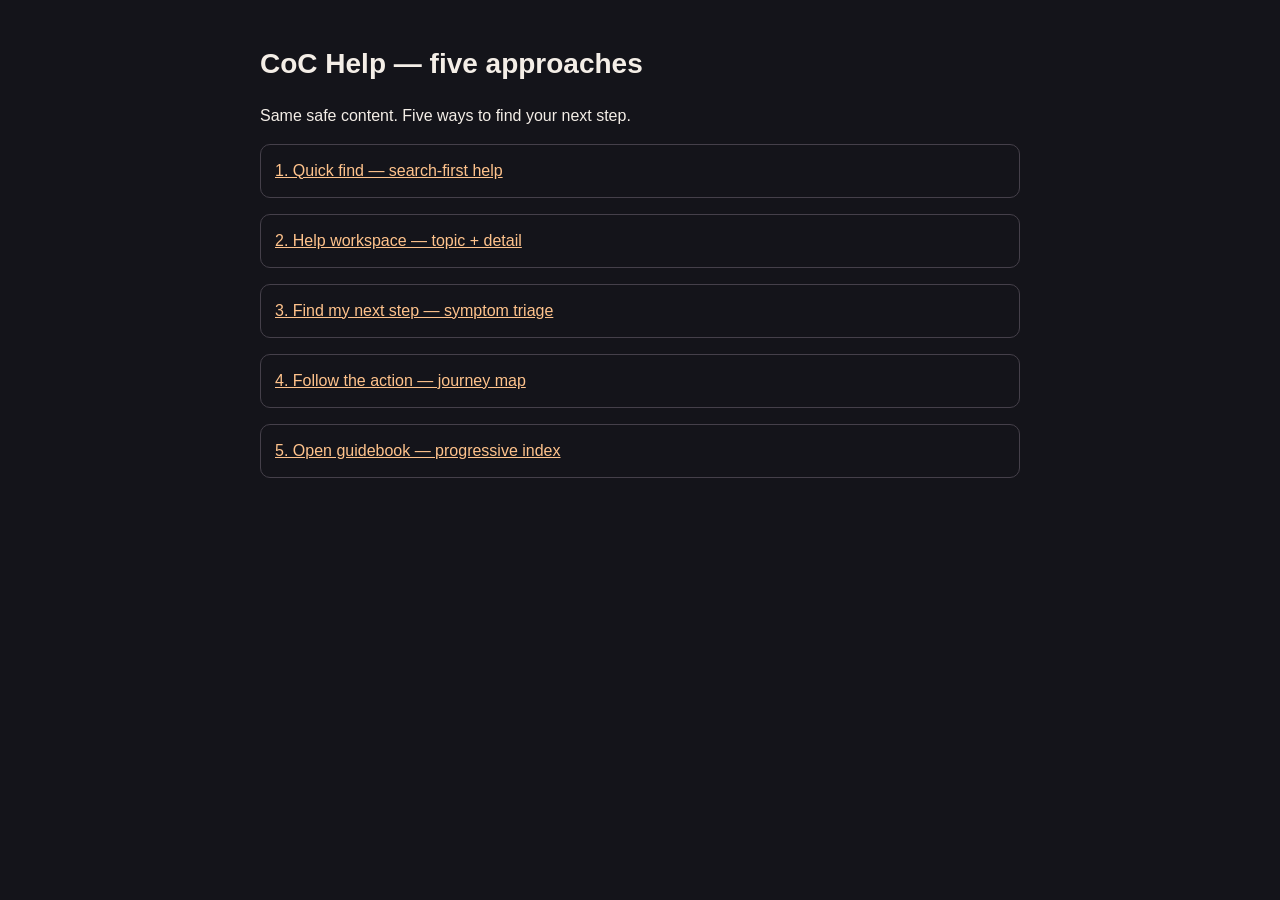
<file: index.html>
<!doctype html><html lang="en"><meta charset="utf-8"><meta name="viewport" content="width=device-width,initial-scale=1"><title>CoC Help — five designs</title><body style="background:#14141a;color:#f4eee7;font:16px/1.5 sans-serif;padding:24px;max-width:760px;margin:auto"><h1 style="font-size:28px">CoC Help — five approaches</h1><p>Same safe content. Five ways to find your next step.</p><p><a style="color:#ffc38c;display:block;padding:14px;border:1px solid #45404a;border-radius:10px" href="v1/">1. Quick find — search-first help</a></p><p><a style="color:#ffc38c;display:block;padding:14px;border:1px solid #45404a;border-radius:10px" href="v2/">2. Help workspace — topic + detail</a></p><p><a style="color:#ffc38c;display:block;padding:14px;border:1px solid #45404a;border-radius:10px" href="v3/">3. Find my next step — symptom triage</a></p><p><a style="color:#ffc38c;display:block;padding:14px;border:1px solid #45404a;border-radius:10px" href="v4/">4. Follow the action — journey map</a></p><p><a style="color:#ffc38c;display:block;padding:14px;border:1px solid #45404a;border-radius:10px" href="v5/">5. Open guidebook — progressive index</a></p></body></html>
</file>
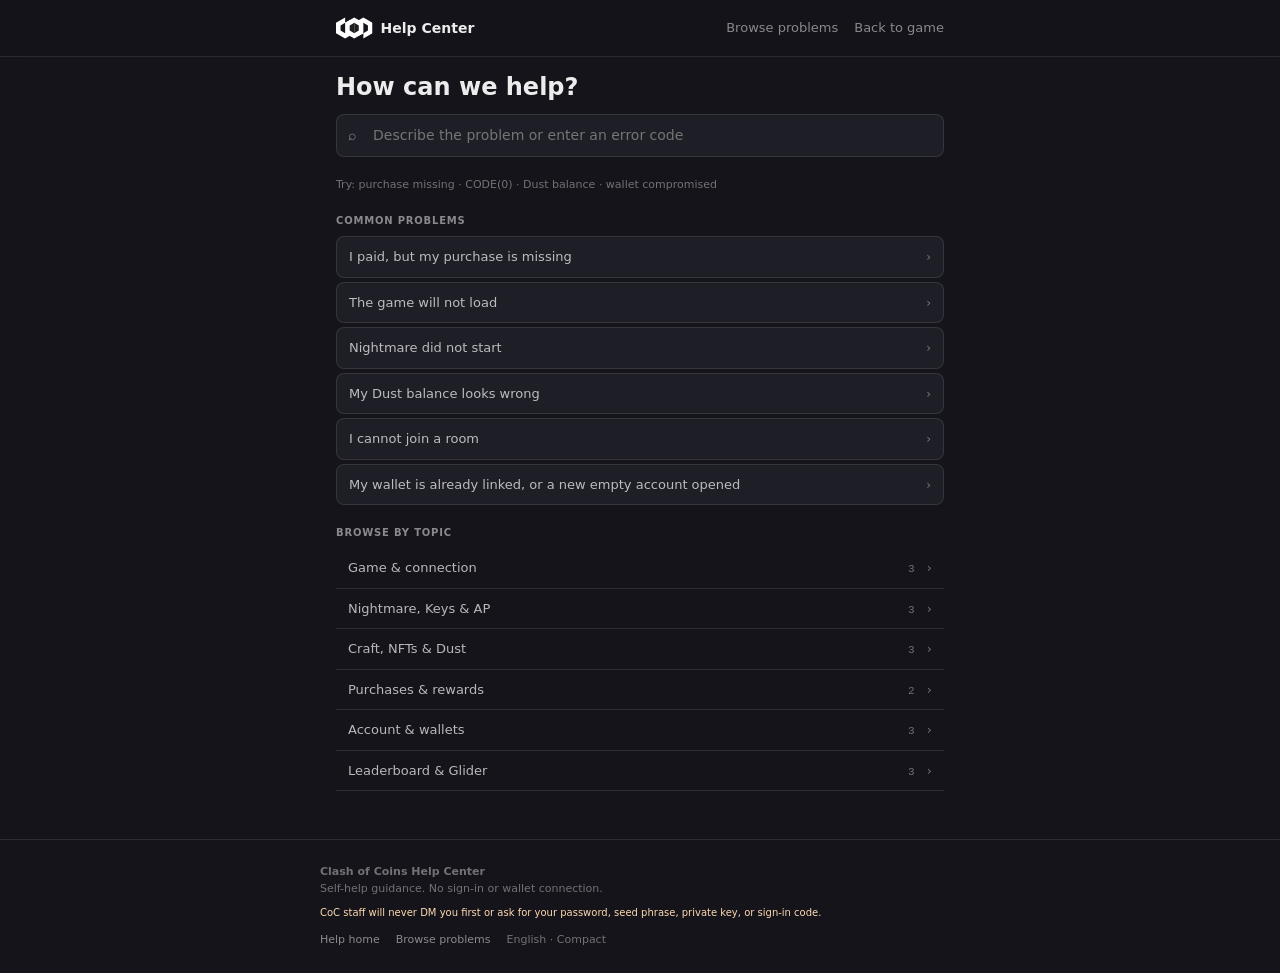
<file: v1/index.html>
<!doctype html>
<html lang="en">
<head>
<meta charset="UTF-8">
<meta name="viewport" content="width=device-width,initial-scale=1">
<meta name="theme-color" content="#14141a">
<meta name="description" content="Safe, step-by-step troubleshooting for Clash of Coins.">
<meta name="variant" content="v1-compact">
<title>Clash of Coins Help Center</title>
<link rel="stylesheet" href="styles.css">
</head>
<body data-variant="v1-compact">
<a class="skip-link" href="#app">Skip to help content</a>
<header class="site-header" role="banner">
<div class="header-inner">
<a class="brand" href="#home" aria-label="Clash of Coins Help Center home">
<img src="assets/coc-logo.svg" alt="" width="46" height="30">
<span>Help Center</span>
</a>
<nav aria-label="Primary navigation">
<a href="#problems">Browse problems</a>
<a class="back-game" href="https://clashofcoins.com" target="_blank" rel="noopener noreferrer">Back to game</a>
</nav>
</div>
</header>
<main id="app" tabindex="-1" role="main"></main>
<footer role="contentinfo">
<div class="footer-inner">
<p><strong>Clash of Coins Help Center</strong><br><span>Self-help guidance. No sign-in or wallet connection.</span></p>
<p class="footer-safety">CoC staff will never DM you first or ask for your password, seed phrase, private key, or sign-in code.</p>
<div class="footer-links"><a href="#home">Help home</a><a href="#problems">Browse problems</a><span>English · Compact</span></div>
</div>
</footer>
<script src="core.js"></script>
<script src="app.js"></script>
</body>
</html>
</file>
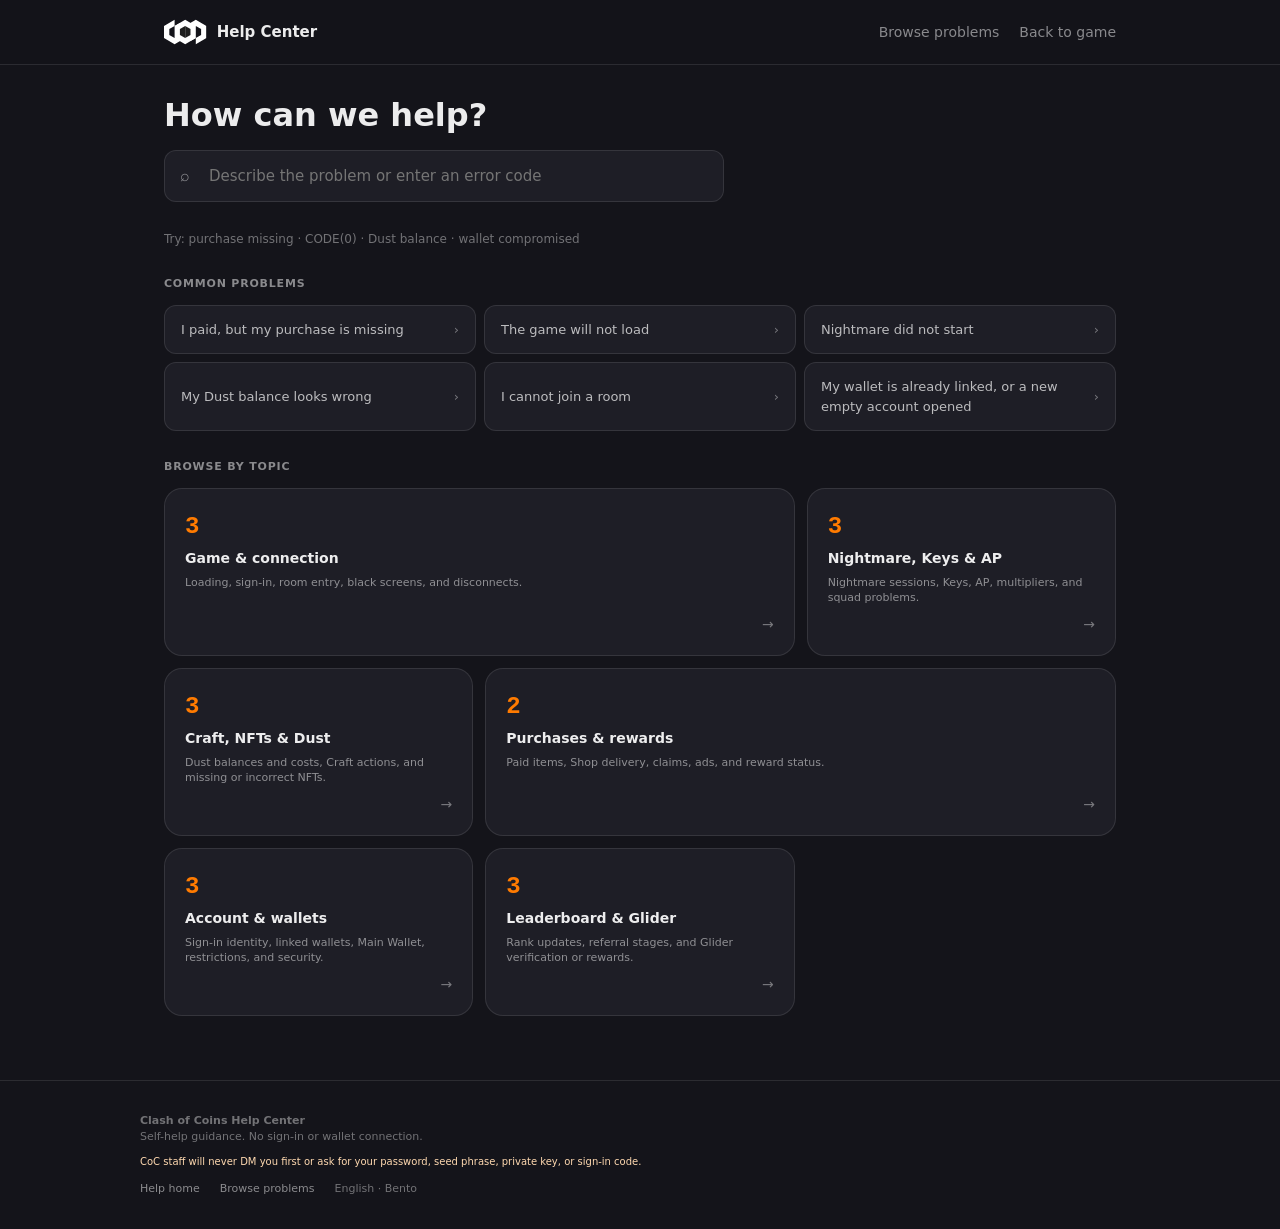
<file: v2/index.html>
<!doctype html>
<html lang="en">
<head>
<meta charset="UTF-8">
<meta name="viewport" content="width=device-width,initial-scale=1">
<meta name="theme-color" content="#14141a">
<meta name="description" content="Safe, step-by-step troubleshooting for Clash of Coins.">
<meta name="variant" content="v2-bento">
<title>Clash of Coins Help Center</title>
<link rel="stylesheet" href="styles.css">
</head>
<body data-variant="v2-bento">
<a class="skip-link" href="#app">Skip to help content</a>
<header class="site-header" role="banner">
<div class="header-inner">
<a class="brand" href="#home" aria-label="Clash of Coins Help Center home">
<img src="assets/coc-logo.svg" alt="" width="46" height="30">
<span>Help Center</span>
</a>
<nav aria-label="Primary navigation">
<a href="#problems">Browse problems</a>
<a class="back-game" href="https://clashofcoins.com" target="_blank" rel="noopener noreferrer">Back to game</a>
</nav>
</div>
</header>
<main id="app" tabindex="-1" role="main"></main>
<footer role="contentinfo">
<div class="footer-inner">
<p><strong>Clash of Coins Help Center</strong><br><span>Self-help guidance. No sign-in or wallet connection.</span></p>
<p class="footer-safety">CoC staff will never DM you first or ask for your password, seed phrase, private key, or sign-in code.</p>
<div class="footer-links"><a href="#home">Help home</a><a href="#problems">Browse problems</a><span>English · Bento</span></div>
</div>
</footer>
<script src="core.js"></script>
<script src="app.js"></script>
</body>
</html>
</file>
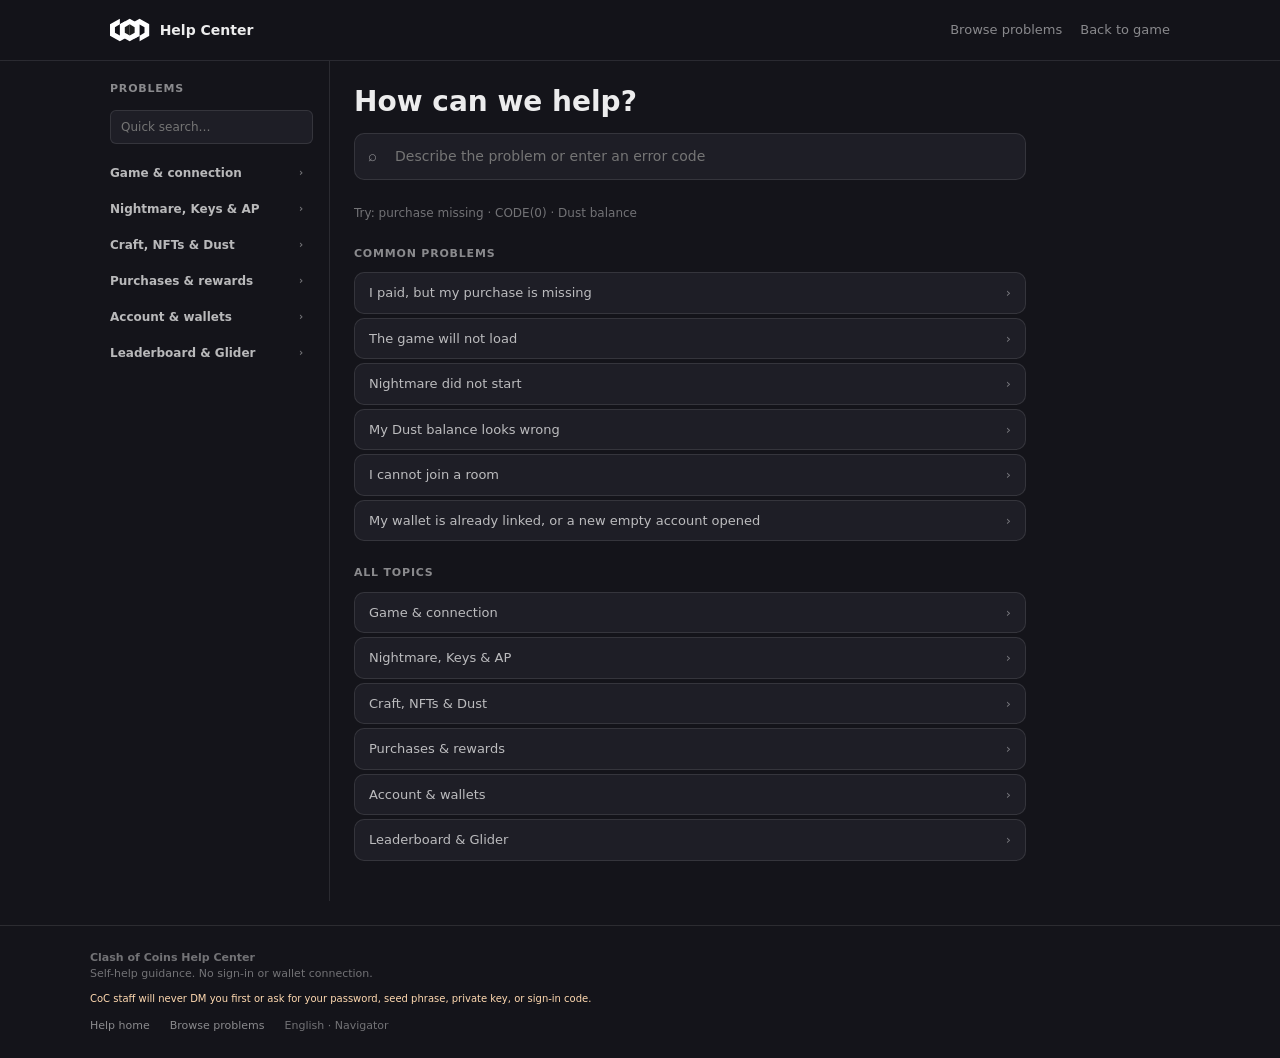
<file: v3/index.html>
<!doctype html>
<html lang="en">
<head>
<meta charset="UTF-8">
<meta name="viewport" content="width=device-width,initial-scale=1">
<meta name="theme-color" content="#14141a">
<meta name="description" content="Safe, step-by-step troubleshooting for Clash of Coins.">
<meta name="variant" content="v3-navigator">
<title>Clash of Coins Help Center</title>
<link rel="stylesheet" href="styles.css">
</head>
<body data-variant="v3-navigator">
<a class="skip-link" href="#app">Skip to help content</a>
<header class="site-header" role="banner">
<div class="header-inner">
<a class="brand" href="#home" aria-label="Clash of Coins Help Center home">
<img src="assets/coc-logo.svg" alt="" width="46" height="30">
<span>Help Center</span>
</a>
<nav aria-label="Primary navigation">
<a href="#problems">Browse problems</a>
<a class="back-game" href="https://clashofcoins.com" target="_blank" rel="noopener noreferrer">Back to game</a>
</nav>
</div>
</header>
<main id="app" tabindex="-1" role="main"></main>
<footer role="contentinfo">
<div class="footer-inner">
<p><strong>Clash of Coins Help Center</strong><br><span>Self-help guidance. No sign-in or wallet connection.</span></p>
<p class="footer-safety">CoC staff will never DM you first or ask for your password, seed phrase, private key, or sign-in code.</p>
<div class="footer-links"><a href="#home">Help home</a><a href="#problems">Browse problems</a><span>English · Navigator</span></div>
</div>
</footer>
<script src="core.js"></script>
<script src="app.js"></script>
</body>
</html>
</file>
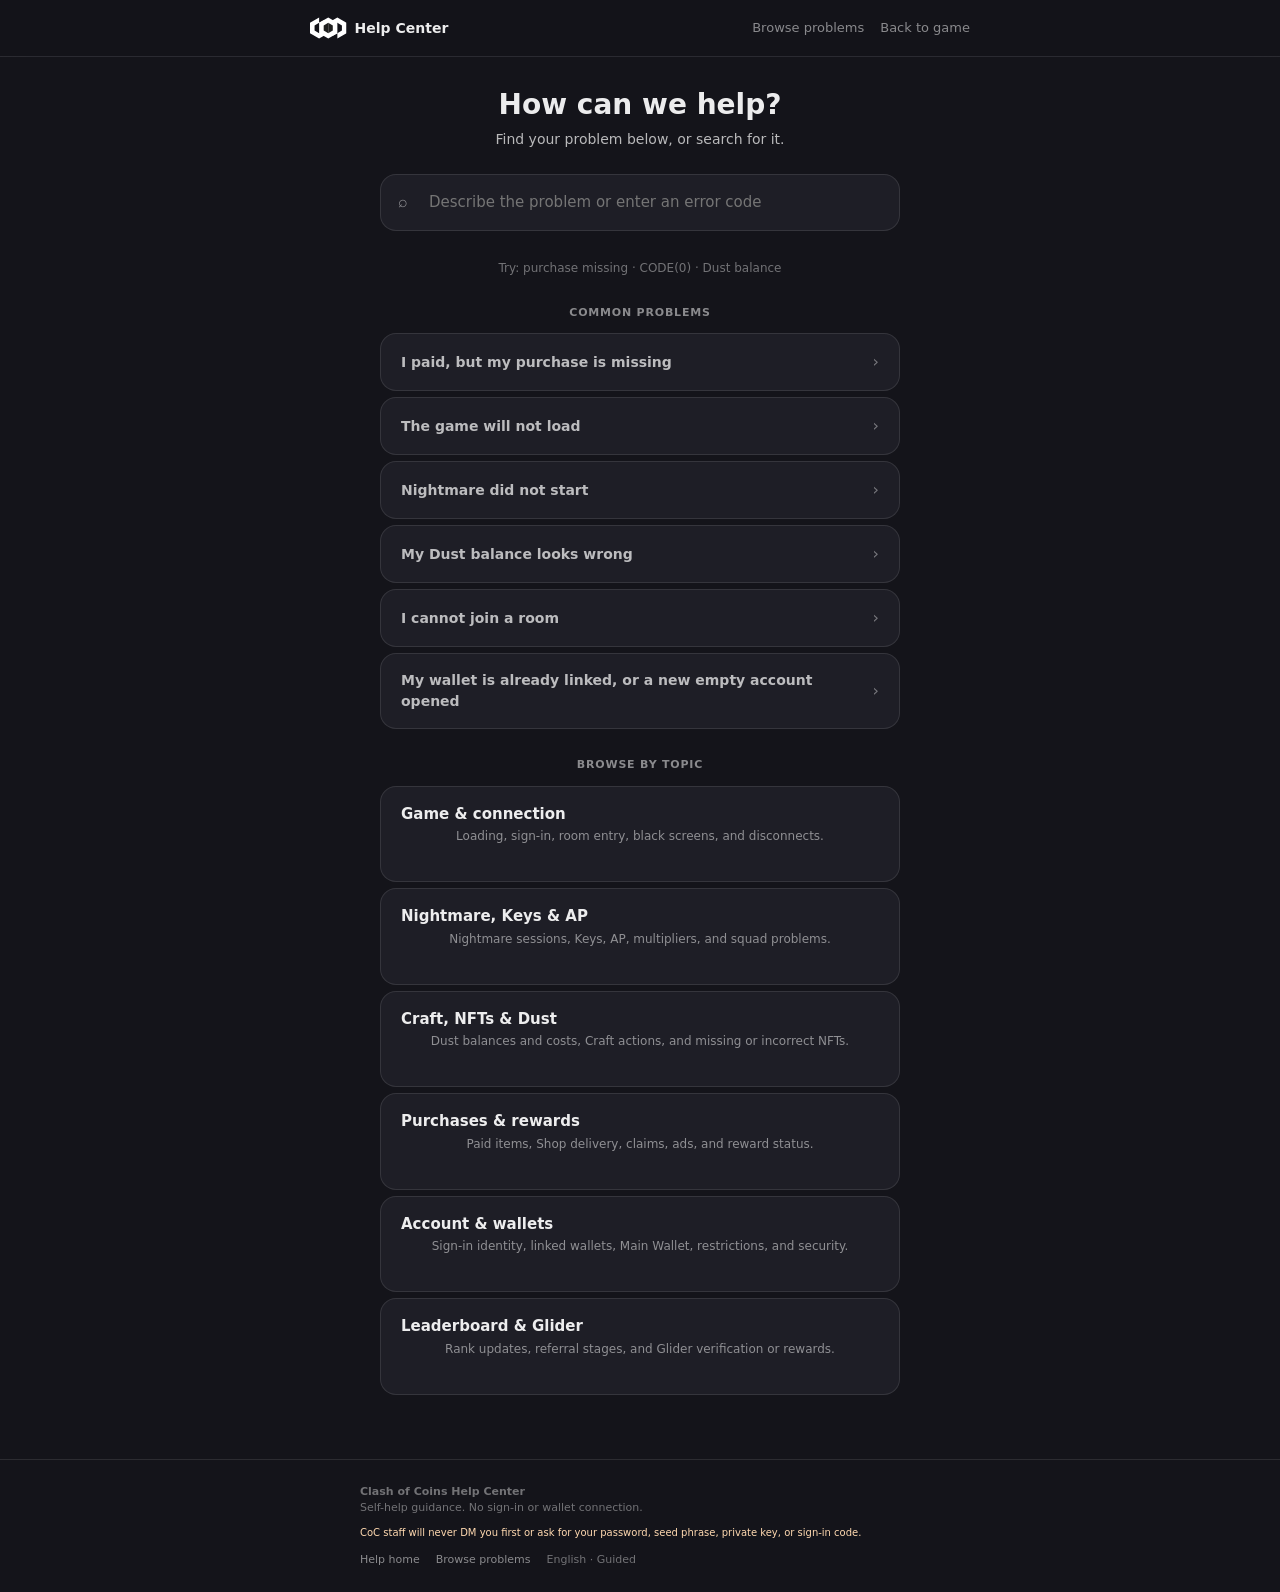
<file: v4/index.html>
<!doctype html>
<html lang="en">
<head>
<meta charset="UTF-8">
<meta name="viewport" content="width=device-width,initial-scale=1">
<meta name="theme-color" content="#14141a">
<meta name="description" content="Safe, step-by-step troubleshooting for Clash of Coins.">
<meta name="variant" content="v4-guided">
<title>Clash of Coins Help Center</title>
<link rel="stylesheet" href="styles.css">
</head>
<body data-variant="v4-guided">
<a class="skip-link" href="#app">Skip to help content</a>
<header class="site-header" role="banner">
<div class="header-inner">
<a class="brand" href="#home" aria-label="Clash of Coins Help Center home">
<img src="assets/coc-logo.svg" alt="" width="46" height="30">
<span>Help Center</span>
</a>
<nav aria-label="Primary navigation">
<a href="#problems">Browse problems</a>
<a class="back-game" href="https://clashofcoins.com" target="_blank" rel="noopener noreferrer">Back to game</a>
</nav>
</div>
</header>
<main id="app" tabindex="-1" role="main"></main>
<footer role="contentinfo">
<div class="footer-inner">
<p><strong>Clash of Coins Help Center</strong><br><span>Self-help guidance. No sign-in or wallet connection.</span></p>
<p class="footer-safety">CoC staff will never DM you first or ask for your password, seed phrase, private key, or sign-in code.</p>
<div class="footer-links"><a href="#home">Help home</a><a href="#problems">Browse problems</a><span>English · Guided</span></div>
</div>
</footer>
<script src="core.js"></script>
<script src="app.js"></script>
</body>
</html>
</file>
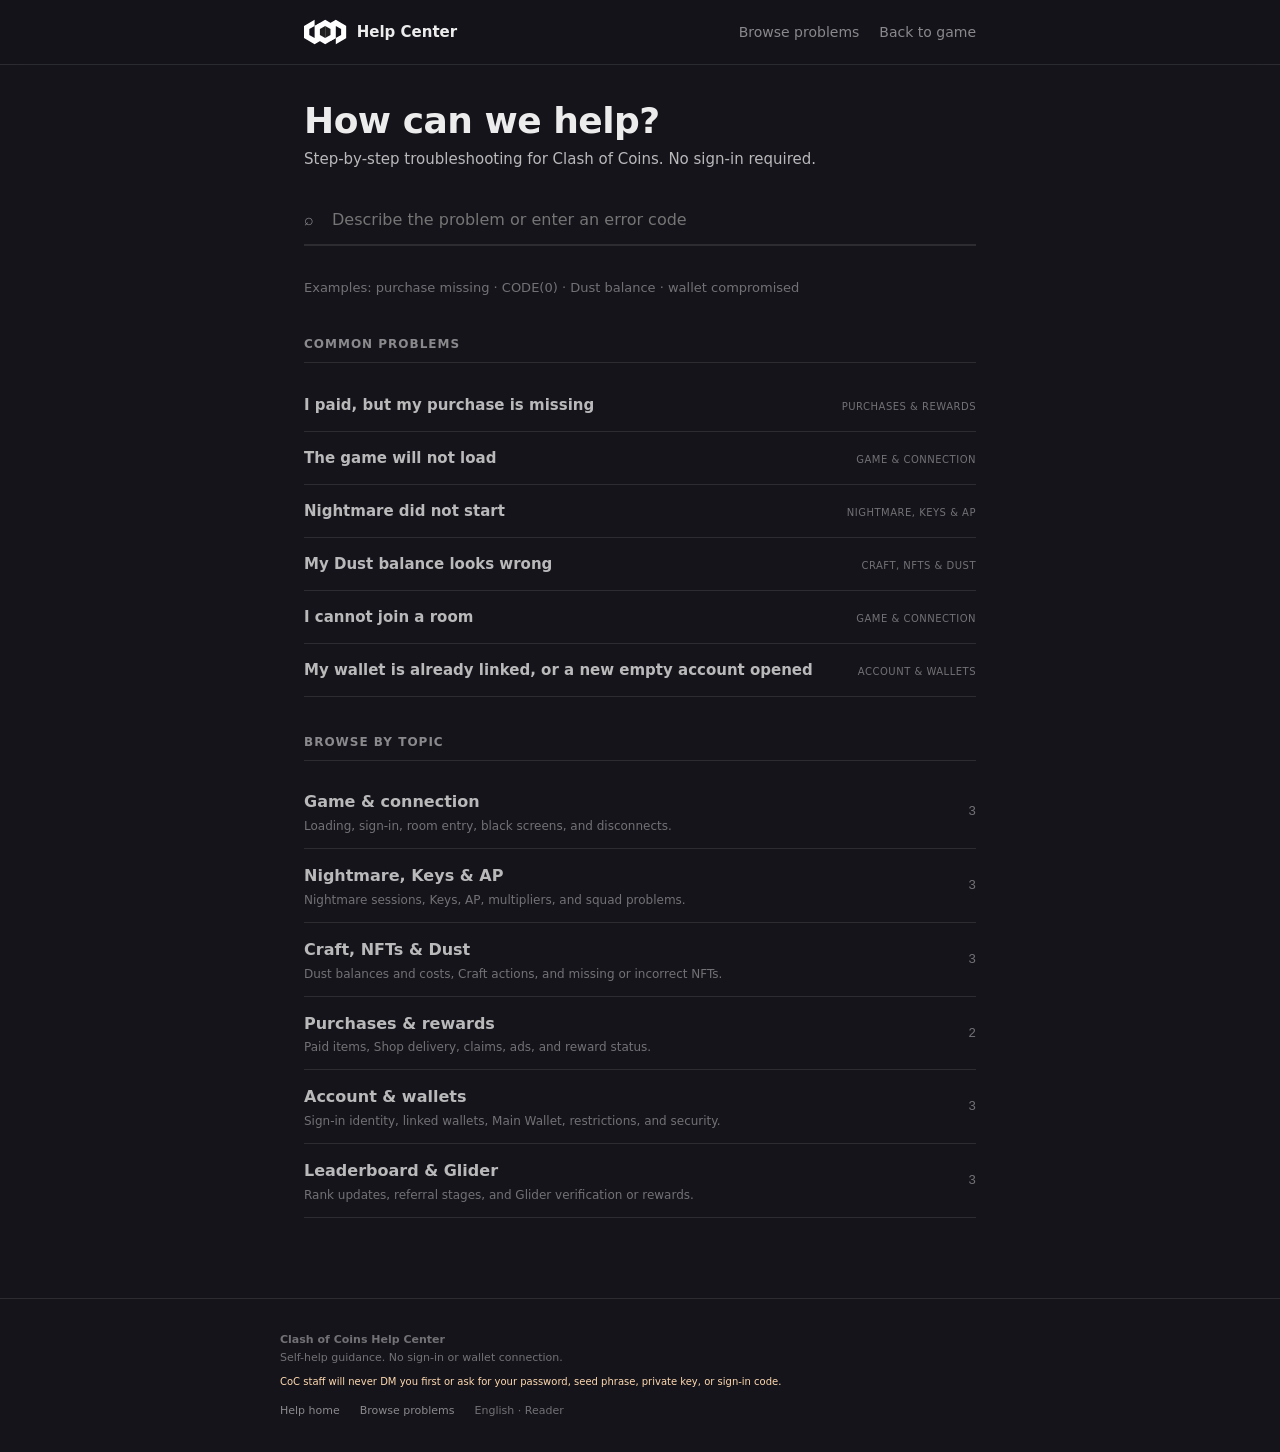
<file: v5/index.html>
<!doctype html>
<html lang="en">
<head>
<meta charset="UTF-8">
<meta name="viewport" content="width=device-width,initial-scale=1">
<meta name="theme-color" content="#14141a">
<meta name="description" content="Safe, step-by-step troubleshooting for Clash of Coins.">
<meta name="variant" content="v5-reader">
<title>Clash of Coins Help Center</title>
<link rel="stylesheet" href="styles.css">
</head>
<body data-variant="v5-reader">
<a class="skip-link" href="#app">Skip to help content</a>
<header class="site-header" role="banner">
<div class="header-inner">
<a class="brand" href="#home" aria-label="Clash of Coins Help Center home">
<img src="assets/coc-logo.svg" alt="" width="46" height="30">
<span>Help Center</span>
</a>
<nav aria-label="Primary navigation">
<a href="#problems">Browse problems</a>
<a class="back-game" href="https://clashofcoins.com" target="_blank" rel="noopener noreferrer">Back to game</a>
</nav>
</div>
</header>
<main id="app" tabindex="-1" role="main"></main>
<footer role="contentinfo">
<div class="footer-inner">
<p><strong>Clash of Coins Help Center</strong><br><span>Self-help guidance. No sign-in or wallet connection.</span></p>
<p class="footer-safety">CoC staff will never DM you first or ask for your password, seed phrase, private key, or sign-in code.</p>
<div class="footer-links"><a href="#home">Help home</a><a href="#problems">Browse problems</a><span>English · Reader</span></div>
</div>
</footer>
<script src="core.js"></script>
<script src="app.js"></script>
</body>
</html>
</file>
<file: v1/styles.css>
*,*::before,*::after{box-sizing:border-box;margin:0;padding:0}
:root{
  --bg:#14141A;--surface:#1E1E26;--row:#26262F;--row-hover:#2E2E38;
  --text:rgba(255,255,255,.92);--body:rgba(255,255,255,.70);--muted:rgba(255,255,255,.50);--dim:rgba(255,255,255,.40);
  --border:rgba(255,255,255,.10);--accent:#FF7B00;--accent-hover:#FF9D3D;
  --success:#58F2A5;--error:#FF6B6B;--warn-bg:rgba(255,123,0,.08);--warn-text:#FFD9B0;
  --radius:12px;--radius-sm:8px;
  --font:system-ui,-apple-system,'Segoe UI',Roboto,sans-serif;--mono:ui-monospace,'SF Mono',Consolas,monospace;
  --max-w:640px;
}
html{background:var(--bg);color:var(--text);font-family:var(--font);font-size:15px;line-height:1.5;-webkit-font-smoothing:antialiased}
body{min-height:100vh;display:flex;flex-direction:column}
.skip-link{position:absolute;top:-100px;left:8px;background:var(--accent);color:#000;padding:8px 16px;border-radius:var(--radius-sm);z-index:100;font-weight:600}
.skip-link:focus{top:8px}
a{color:var(--accent);text-decoration:none}a:hover{color:var(--accent-hover)}
/* Header */
.site-header{position:sticky;top:0;z-index:50;background:rgba(20,20,26,.95);backdrop-filter:blur(12px);border-bottom:1px solid var(--border)}
.header-inner{max-width:var(--max-w);margin:0 auto;padding:0 16px;height:56px;display:flex;align-items:center;justify-content:space-between}
.brand{display:flex;align-items:center;gap:8px;font-weight:700;font-size:14px;color:var(--text);text-decoration:none}
.brand img{height:24px;width:auto}
nav{display:flex;gap:16px;font-size:13px}
nav a{color:var(--muted)}nav a:hover{color:var(--text)}
.back-game{display:none}
@media(min-width:480px){.back-game{display:inline}}
/* Footer */
footer{margin-top:auto;border-top:1px solid var(--border);padding:24px 16px;font-size:11px;color:var(--dim)}
.footer-inner{max-width:var(--max-w);margin:0 auto}
.footer-safety{margin-top:8px;color:var(--warn-text);font-size:10px}
.footer-links{margin-top:12px;display:flex;gap:16px;flex-wrap:wrap}
.footer-links a{color:var(--muted);font-size:11px}
/* Main */
#app{max-width:var(--max-w);margin:0 auto;padding:16px 16px 48px;width:100%;flex:1}
/* Home */
.home-title{font-size:24px;font-weight:800;line-height:1.2;margin-bottom:12px}
.search-wrap{position:relative;margin-bottom:20px}
.search-input{width:100%;background:var(--surface);border:1px solid var(--border);border-radius:var(--radius-sm);padding:10px 12px 10px 36px;font:inherit;font-size:14px;color:var(--text);outline:none;transition:border-color .15s}
.search-input:focus{border-color:var(--accent)}
.search-icon{position:absolute;left:12px;top:50%;transform:translateY(-50%);color:var(--muted);font-size:14px;pointer-events:none}
.search-results{position:absolute;top:100%;left:0;right:0;background:var(--surface);border:1px solid var(--border);border-radius:var(--radius-sm);margin-top:4px;z-index:40;max-height:320px;overflow-y:auto}
.search-results:empty{display:none}
.search-result{padding:10px 12px;cursor:pointer;font-size:13px;border-bottom:1px solid var(--border);color:var(--body)}
.search-result:last-child{border-bottom:none}
.search-result:hover,.search-result.active{background:var(--row);color:var(--text)}
.search-result .cat{font-size:10px;color:var(--dim);text-transform:uppercase;letter-spacing:.5px;margin-top:2px}
.search-hint{font-size:11px;color:var(--dim);margin-top:6px}
.search-no-match{padding:12px;font-size:13px;color:var(--muted)}
/* Section labels */
.section-label{font-size:10px;font-weight:700;text-transform:uppercase;letter-spacing:.8px;color:var(--muted);margin:20px 0 8px}
/* Issue rows */
.issue-row{display:flex;align-items:center;justify-content:space-between;padding:10px 12px;background:var(--surface);border:1px solid var(--border);border-radius:var(--radius-sm);margin-bottom:4px;cursor:pointer;font-size:13px;color:var(--body);transition:background .12s}
.issue-row:hover{background:var(--row);color:var(--text)}
.issue-row .chevron{color:var(--dim);font-size:12px;flex-shrink:0;margin-left:8px}
.issue-row.limited{opacity:.6}
.issue-row.limited::after{content:'limited';font-size:9px;color:var(--warn-text);margin-left:8px;text-transform:uppercase;letter-spacing:.5px}
/* Category rows */
.cat-row{display:flex;align-items:center;justify-content:space-between;padding:10px 12px;border-bottom:1px solid var(--border);cursor:pointer;font-size:13px;color:var(--body);transition:background .12s}
.cat-row:hover{background:var(--row);color:var(--text)}
.cat-row .count{font-size:11px;color:var(--dim);font-family:var(--mono)}
.cat-row .chevron{color:var(--dim);margin-left:8px}
/* Breadcrumb */
.breadcrumb{font-size:11px;color:var(--dim);margin-bottom:12px;display:flex;gap:6px;align-items:center;flex-wrap:wrap}
.breadcrumb a{color:var(--muted);font-size:11px}
/* Article */
.article-title{font-size:20px;font-weight:800;line-height:1.25;margin-bottom:4px}
.article-problem{font-size:13px;color:var(--body);margin-bottom:10px;line-height:1.5}
.caution-box{background:var(--warn-bg);border:1px solid rgba(255,123,0,.15);border-radius:var(--radius-sm);padding:8px 10px;font-size:12px;color:var(--warn-text);margin-bottom:16px;line-height:1.4}
.what-happening{margin-bottom:14px}
.what-happening-title{font-size:11px;font-weight:700;text-transform:uppercase;letter-spacing:.6px;color:var(--muted);margin-bottom:6px}
.what-happening li{font-size:12px;color:var(--body);margin-bottom:3px;padding-left:12px;position:relative}
.what-happening li::before{content:'·';position:absolute;left:0;color:var(--muted)}
/* Split info banner */
.split-banner{background:rgba(88,242,165,.06);border:1px solid rgba(88,242,165,.15);border-radius:var(--radius-sm);padding:8px 10px;font-size:11px;color:var(--success);margin-bottom:12px}
/* Fixes */
.fixes-label{font-size:11px;font-weight:700;text-transform:uppercase;letter-spacing:.6px;color:var(--muted);margin-bottom:8px}
.fix-step{background:var(--surface);border:1px solid var(--border);border-radius:var(--radius-sm);margin-bottom:6px;overflow:hidden}
.fix-header{padding:8px 10px;display:flex;align-items:center;gap:8px;cursor:pointer;font-size:13px;font-weight:600;color:var(--body)}
.fix-header:hover{background:var(--row)}
.fix-num{width:22px;height:22px;border-radius:50%;background:var(--row);display:flex;align-items:center;justify-content:center;font-size:11px;font-weight:700;color:var(--muted);flex-shrink:0;font-family:var(--mono)}
.fix-step.active .fix-num{background:var(--accent);color:#000}
.fix-step.completed .fix-num{background:var(--success);color:#000}
.fix-step.completed .fix-header{color:var(--muted)}
.fix-step.future{opacity:.4;pointer-events:none}
.fix-body{padding:0 10px 10px 40px;font-size:12px;color:var(--body);line-height:1.5}
.fix-body .action{margin-bottom:6px}
.fix-body .expected{color:var(--muted);font-size:11px;margin-bottom:6px}
.fix-body .next-text{font-size:11px;color:var(--dim);margin-bottom:8px}
.fix-body .ambiguity{font-size:10px;color:var(--warn-text);margin-top:4px;padding:4px 6px;background:var(--warn-bg);border-radius:4px}
/* Branch choices */
.branch-list{display:flex;flex-direction:column;gap:3px;margin:8px 0}
.branch-btn{display:block;width:100%;text-align:left;padding:8px 10px;background:var(--row);border:1px solid var(--border);border-radius:var(--radius-sm);font:inherit;font-size:12px;color:var(--body);cursor:pointer;transition:all .12s}
.branch-btn:hover{background:var(--row-hover);color:var(--text)}
.branch-btn.selected{background:rgba(255,123,0,.08);border-color:rgba(255,123,0,.3);color:var(--text)}
.branch-note{font-size:11px;color:var(--body);padding:6px 10px;background:var(--surface);border-radius:var(--radius-sm);margin-top:4px}
/* Outcome terminals (wallet-security) */
.outcome-list{display:flex;flex-direction:column;gap:3px;margin:10px 0}
.outcome-btn{display:block;width:100%;text-align:left;padding:10px 12px;background:var(--row);border:1px solid var(--border);border-radius:var(--radius-sm);font:inherit;font-size:12px;color:var(--body);cursor:pointer;transition:all .12s}
.outcome-btn:hover{background:var(--row-hover);color:var(--text)}
.outcome-result{padding:10px 12px;background:var(--surface);border:1px solid var(--border);border-radius:var(--radius-sm);margin-top:6px;font-size:12px;line-height:1.5}
.outcome-result.safe{border-color:rgba(88,242,165,.2);color:var(--success)}
.outcome-result.escalate{border-color:rgba(255,107,107,.2);color:var(--error)}
/* Step actions */
.step-actions{display:flex;gap:6px;flex-wrap:wrap;margin-top:8px}
.btn{padding:7px 14px;border-radius:var(--radius-sm);font:inherit;font-size:12px;font-weight:600;cursor:pointer;border:1px solid transparent;transition:all .12s}
.btn-primary{background:var(--accent);color:#000;border-color:var(--accent)}.btn-primary:hover{background:var(--accent-hover)}
.btn-ghost{background:transparent;color:var(--muted);border-color:var(--border)}.btn-ghost:hover{background:var(--row);color:var(--text)}
.btn-success{background:var(--success);color:#000}
/* Solved state */
.solved-panel{background:rgba(88,242,165,.06);border:1px solid rgba(88,242,165,.2);border-radius:var(--radius-sm);padding:14px;text-align:center;margin-top:16px}
.solved-panel h3{color:var(--success);font-size:14px;margin-bottom:6px}
.solved-panel a{font-size:12px}
/* Discord fallback */
.discord-fallback{margin-top:16px;background:var(--surface);border:1px solid var(--border);border-radius:var(--radius);padding:14px}
.discord-fallback h3{font-size:13px;font-weight:700;margin-bottom:8px}
.discord-fallback p{font-size:12px;color:var(--body);margin-bottom:8px;line-height:1.5}
.discord-fallback .safety-note{font-size:10px;color:var(--warn-text);margin-top:8px}
.discord-fallback .existing-ticket{font-size:11px;color:var(--muted);margin-top:6px;font-style:italic}
.discord-link{display:inline-flex;align-items:center;gap:6px;padding:8px 16px;background:var(--accent);color:#000;border-radius:var(--radius-sm);font-size:13px;font-weight:600;text-decoration:none;margin-top:4px}
.discord-link:hover{background:var(--accent-hover);color:#000}
.copy-btn{margin-left:8px}
/* Related */
.related-section{margin-top:14px}
.related-label{font-size:11px;font-weight:700;text-transform:uppercase;letter-spacing:.6px;color:var(--muted);margin-bottom:6px}
.related-link{display:block;padding:7px 10px;border-bottom:1px solid var(--border);font-size:12px;color:var(--body);cursor:pointer;transition:background .12s}
.related-link:hover{background:var(--row);color:var(--text)}
/* Limited notice */
.limited-notice{background:var(--warn-bg);border:1px solid rgba(255,123,0,.15);border-radius:var(--radius-sm);padding:8px 10px;font-size:11px;color:var(--warn-text);margin-bottom:12px}
/* Category page */
.cat-title{font-size:18px;font-weight:800;margin-bottom:4px}
.cat-desc{font-size:12px;color:var(--body);margin-bottom:12px}
/* Responsive */
@media(max-width:359px){#app{padding:12px 12px 32px}.home-title{font-size:22px}.article-title{font-size:18px}}
</file>
<file: v2/styles.css>
*,*::before,*::after{box-sizing:border-box;margin:0;padding:0}
:root{
  --bg:#14141A;--surface:#1E1E26;--row:#26262F;--row-hover:#2E2E38;
  --text:rgba(255,255,255,.92);--body:rgba(255,255,255,.70);--muted:rgba(255,255,255,.50);--dim:rgba(255,255,255,.40);
  --border:rgba(255,255,255,.10);--accent:#FF7B00;--accent-hover:#FF9D3D;
  --success:#58F2A5;--error:#FF6B6B;--warn-bg:rgba(255,123,0,.08);--warn-text:#FFD9B0;
  --radius:18px;--radius-sm:12px;--radius-xs:8px;
  --font:system-ui,-apple-system,'Segoe UI',Roboto,sans-serif;--mono:ui-monospace,'SF Mono',Consolas,monospace;
  --max-w:1000px;
}
html{background:var(--bg);color:var(--text);font-family:var(--font);font-size:15px;line-height:1.5;-webkit-font-smoothing:antialiased}
body{min-height:100vh;display:flex;flex-direction:column}
.skip-link{position:absolute;top:-100px;left:8px;background:var(--accent);color:#000;padding:8px 16px;border-radius:var(--radius-xs);z-index:100;font-weight:600}
.skip-link:focus{top:8px}
a{color:var(--accent);text-decoration:none}a:hover{color:var(--accent-hover)}
.site-header{position:sticky;top:0;z-index:50;background:rgba(20,20,26,.94);backdrop-filter:blur(14px);border-bottom:1px solid var(--border)}
.header-inner{max-width:var(--max-w);margin:0 auto;padding:0 24px;height:64px;display:flex;align-items:center;justify-content:space-between}
.brand{display:flex;align-items:center;gap:10px;font-weight:700;font-size:15px;color:var(--text);text-decoration:none}
.brand img{height:28px;width:auto}
nav{display:flex;gap:20px;font-size:14px}nav a{color:var(--muted)}nav a:hover{color:var(--text)}
.back-game{display:none}@media(min-width:600px){.back-game{display:inline}}
footer{margin-top:auto;border-top:1px solid var(--border);padding:32px 24px;font-size:11px;color:var(--dim)}
.footer-inner{max-width:var(--max-w);margin:0 auto}
.footer-safety{margin-top:8px;color:var(--warn-text);font-size:10px}
.footer-links{margin-top:12px;display:flex;gap:20px;flex-wrap:wrap}.footer-links a{color:var(--muted);font-size:11px}
#app{max-width:var(--max-w);margin:0 auto;padding:32px 24px 64px;width:100%;flex:1}
/* Home */
.home-title{font-size:32px;font-weight:800;line-height:1.15;margin-bottom:16px}
.search-wrap{position:relative;margin-bottom:28px;max-width:560px}
.search-input{width:100%;background:var(--surface);border:1px solid var(--border);border-radius:var(--radius-sm);padding:14px 16px 14px 44px;font:inherit;font-size:15px;color:var(--text);outline:none;transition:border-color .15s}
.search-input:focus{border-color:var(--accent)}
.search-icon{position:absolute;left:16px;top:50%;transform:translateY(-50%);color:var(--muted);font-size:16px;pointer-events:none}
.search-results{position:absolute;top:100%;left:0;right:0;background:var(--surface);border:1px solid var(--border);border-radius:var(--radius-sm);margin-top:4px;z-index:40;max-height:360px;overflow-y:auto}
.search-results:empty{display:none}
.search-result{padding:12px 16px;cursor:pointer;font-size:14px;border-bottom:1px solid var(--border);color:var(--body)}
.search-result:last-child{border-bottom:none}
.search-result:hover,.search-result.active{background:var(--row);color:var(--text)}
.search-result .cat{font-size:10px;color:var(--dim);text-transform:uppercase;letter-spacing:.5px;margin-top:3px}
.search-hint{font-size:12px;color:var(--dim);margin-top:8px}
.search-no-match{padding:14px;font-size:13px;color:var(--muted)}
.section-label{font-size:11px;font-weight:700;text-transform:uppercase;letter-spacing:.8px;color:var(--muted);margin:28px 0 12px}
/* Bento grid */
.bento-grid{display:grid;grid-template-columns:repeat(2,1fr);gap:10px}
@media(min-width:700px){.bento-grid{grid-template-columns:repeat(3,1fr);gap:12px}}
.bento-card{background:var(--surface);border:1px solid var(--border);border-radius:var(--radius);padding:20px;cursor:pointer;transition:all .15s;display:flex;flex-direction:column;justify-content:space-between;min-height:100px}
.bento-card:hover{background:var(--row);border-color:rgba(255,255,255,.15);transform:translateY(-1px)}
.bento-card .card-title{font-size:14px;font-weight:700;line-height:1.3;margin-bottom:8px}
.bento-card .card-desc{font-size:11px;color:var(--muted);line-height:1.4}
.bento-card .card-count{font-size:24px;font-weight:800;color:var(--accent);font-family:var(--mono);margin-bottom:4px}
.bento-card .card-chevron{color:var(--dim);font-size:14px;align-self:flex-end;margin-top:8px}
.bento-card.large{grid-column:span 2}
@media(min-width:700px){.bento-card.large{grid-column:span 2}}
/* Common problems as horizontal list */
.common-grid{display:grid;grid-template-columns:repeat(2,1fr);gap:8px}
@media(min-width:700px){.common-grid{grid-template-columns:repeat(3,1fr)}}
.common-card{background:var(--surface);border:1px solid var(--border);border-radius:var(--radius-sm);padding:14px 16px;cursor:pointer;transition:all .15s;font-size:13px;color:var(--body);display:flex;align-items:center;justify-content:space-between;gap:8px}
.common-card:hover{background:var(--row);color:var(--text)}
.common-card .chevron{color:var(--dim);flex-shrink:0}
/* Breadcrumb */
.breadcrumb{font-size:12px;color:var(--dim);margin-bottom:16px;display:flex;gap:6px;flex-wrap:wrap}
.breadcrumb a{color:var(--muted)}
/* Article */
.article-wrap{display:grid;grid-template-columns:1fr;gap:20px}
@media(min-width:760px){.article-wrap{grid-template-columns:1fr 260px}}
.article-main{min-width:0}
.article-side{display:none}
@media(min-width:760px){.article-side{display:block}}
.article-title{font-size:26px;font-weight:800;line-height:1.2;margin-bottom:6px}
.article-problem{font-size:14px;color:var(--body);margin-bottom:14px;line-height:1.5}
.caution-box{background:var(--warn-bg);border:1px solid rgba(255,123,0,.15);border-radius:var(--radius-sm);padding:10px 14px;font-size:13px;color:var(--warn-text);margin-bottom:16px;line-height:1.4}
.what-happening{margin-bottom:16px}
.what-happening-title{font-size:11px;font-weight:700;text-transform:uppercase;letter-spacing:.6px;color:var(--muted);margin-bottom:8px}
.what-happening li{font-size:13px;color:var(--body);margin-bottom:4px;padding-left:14px;position:relative}
.what-happening li::before{content:'·';position:absolute;left:0;color:var(--muted)}
.split-banner{background:rgba(88,242,165,.06);border:1px solid rgba(88,242,165,.15);border-radius:var(--radius-sm);padding:10px 14px;font-size:12px;color:var(--success);margin-bottom:14px}
.limited-notice{background:var(--warn-bg);border:1px solid rgba(255,123,0,.15);border-radius:var(--radius-sm);padding:10px 14px;font-size:12px;color:var(--warn-text);margin-bottom:14px}
.fixes-label{font-size:11px;font-weight:700;text-transform:uppercase;letter-spacing:.6px;color:var(--muted);margin-bottom:10px}
/* Steps as bento cards */
.fix-step{background:var(--surface);border:1px solid var(--border);border-radius:var(--radius-sm);margin-bottom:8px;overflow:hidden}
.fix-header{padding:12px 16px;display:flex;align-items:center;gap:10px;cursor:pointer;font-size:14px;font-weight:600;color:var(--body)}
.fix-header:hover{background:var(--row)}
.fix-num{width:28px;height:28px;border-radius:50%;background:var(--row);display:flex;align-items:center;justify-content:center;font-size:12px;font-weight:700;color:var(--muted);flex-shrink:0;font-family:var(--mono)}
.fix-step.active .fix-num{background:var(--accent);color:#000}
.fix-step.completed .fix-num{background:var(--success);color:#000}
.fix-step.completed .fix-header{color:var(--muted)}
.fix-step.future{opacity:.35;pointer-events:none}
.fix-body{padding:0 16px 14px 54px;font-size:13px;color:var(--body);line-height:1.5}
.fix-body .action{margin-bottom:8px}
.fix-body .expected{color:var(--muted);font-size:12px;margin-bottom:8px}
.fix-body .next-text{font-size:12px;color:var(--dim);margin-bottom:10px}
.fix-body .ambiguity{font-size:11px;color:var(--warn-text);margin-top:6px;padding:6px 8px;background:var(--warn-bg);border-radius:6px}
.branch-list{display:grid;grid-template-columns:repeat(2,1fr);gap:6px;margin:10px 0}
@media(max-width:500px){.branch-list{grid-template-columns:1fr}}
.branch-btn{padding:10px 12px;background:var(--row);border:1px solid var(--border);border-radius:var(--radius-xs);font:inherit;font-size:13px;color:var(--body);cursor:pointer;transition:all .12s;text-align:left}
.branch-btn:hover{background:var(--row-hover);color:var(--text)}
.branch-btn.selected{background:rgba(255,123,0,.08);border-color:rgba(255,123,0,.3);color:var(--text)}
.branch-note{font-size:12px;color:var(--body);padding:8px 12px;background:var(--surface);border-radius:var(--radius-xs);margin-top:6px}
.outcome-list{display:grid;grid-template-columns:1fr 1fr;gap:6px;margin:12px 0}
@media(max-width:500px){.outcome-list{grid-template-columns:1fr}}
.outcome-btn{padding:12px 14px;background:var(--row);border:1px solid var(--border);border-radius:var(--radius-xs);font:inherit;font-size:13px;color:var(--body);cursor:pointer;transition:all .12s;text-align:left}
.outcome-btn:hover{background:var(--row-hover);color:var(--text)}
.outcome-result{padding:14px;background:var(--surface);border:1px solid var(--border);border-radius:var(--radius-sm);margin-top:8px;font-size:13px;line-height:1.5}
.outcome-result.safe{border-color:rgba(88,242,165,.2);color:var(--success)}
.outcome-result.escalate{border-color:rgba(255,107,107,.2);color:var(--error)}
.step-actions{display:flex;gap:8px;flex-wrap:wrap;margin-top:10px}
.btn{padding:9px 18px;border-radius:var(--radius-xs);font:inherit;font-size:13px;font-weight:600;cursor:pointer;border:1px solid transparent;transition:all .12s}
.btn-primary{background:var(--accent);color:#000;border-color:var(--accent)}.btn-primary:hover{background:var(--accent-hover)}
.btn-ghost{background:transparent;color:var(--muted);border-color:var(--border)}.btn-ghost:hover{background:var(--row);color:var(--text)}
.btn-success{background:var(--success);color:#000}
.solved-panel{background:rgba(88,242,165,.06);border:1px solid rgba(88,242,165,.2);border-radius:var(--radius-sm);padding:20px;text-align:center;margin-top:20px}
.solved-panel h3{color:var(--success);font-size:16px;margin-bottom:8px}
.discord-fallback{margin-top:20px;background:var(--surface);border:1px solid var(--border);border-radius:var(--radius);padding:20px}
.discord-fallback h3{font-size:14px;font-weight:700;margin-bottom:10px}
.discord-fallback p{font-size:13px;color:var(--body);margin-bottom:10px;line-height:1.5}
.discord-fallback .safety-note{font-size:10px;color:var(--warn-text);margin-top:10px}
.discord-fallback .existing-ticket{font-size:11px;color:var(--muted);margin-top:8px;font-style:italic}
.discord-link{display:inline-flex;align-items:center;gap:8px;padding:10px 20px;background:var(--accent);color:#000;border-radius:var(--radius-xs);font-size:14px;font-weight:600;text-decoration:none;margin-top:6px}
.discord-link:hover{background:var(--accent-hover);color:#000}
.copy-btn{margin-left:10px}
.related-section{margin-top:18px}
.related-label{font-size:11px;font-weight:700;text-transform:uppercase;letter-spacing:.6px;color:var(--muted);margin-bottom:8px}
.related-link{display:block;padding:8px 12px;border-bottom:1px solid var(--border);font-size:13px;color:var(--body);transition:background .12s}
.related-link:hover{background:var(--row);color:var(--text)}
/* Side rail */
.side-card{background:var(--surface);border:1px solid var(--border);border-radius:var(--radius-sm);padding:16px;margin-bottom:12px}
.side-card h4{font-size:11px;font-weight:700;text-transform:uppercase;letter-spacing:.6px;color:var(--muted);margin-bottom:8px}
.side-card a{display:block;font-size:12px;color:var(--body);padding:4px 0}
.side-card a:hover{color:var(--text)}
/* Category page */
.cat-title{font-size:24px;font-weight:800;margin-bottom:6px}
.cat-desc{font-size:13px;color:var(--body);margin-bottom:16px}
.cat-issues{display:grid;grid-template-columns:1fr;gap:6px}
.issue-row{display:flex;align-items:center;justify-content:space-between;padding:12px 16px;background:var(--surface);border:1px solid var(--border);border-radius:var(--radius-sm);cursor:pointer;font-size:14px;color:var(--body);transition:all .12s}
.issue-row:hover{background:var(--row);color:var(--text)}
.issue-row .chevron{color:var(--dim);flex-shrink:0}
.issue-row.limited{opacity:.6}
.issue-row.limited::after{content:'limited';font-size:9px;color:var(--warn-text);margin-left:8px;text-transform:uppercase;letter-spacing:.5px}
@media(max-width:359px){#app{padding:16px 12px 32px}.home-title{font-size:26px}.article-title{font-size:22px}.bento-grid{grid-template-columns:1fr}.bento-card.large{grid-column:span 1}}
</file>
<file: v3/styles.css>
*,*::before,*::after{box-sizing:border-box;margin:0;padding:0}
:root{
  --bg:#14141A;--surface:#1E1E26;--row:#26262F;--row-hover:#2E2E38;
  --text:rgba(255,255,255,.92);--body:rgba(255,255,255,.70);--muted:rgba(255,255,255,.50);--dim:rgba(255,255,255,.40);
  --border:rgba(255,255,255,.10);--accent:#FF7B00;--accent-hover:#FF9D3D;
  --success:#58F2A5;--error:#FF6B6B;--warn-bg:rgba(255,123,0,.08);--warn-text:#FFD9B0;
  --radius:14px;--radius-sm:10px;--radius-xs:6px;
  --font:system-ui,-apple-system,'Segoe UI',Roboto,sans-serif;--mono:ui-monospace,'SF Mono',Consolas,monospace;
  --sidebar-w:240px;--content-w:720px;
}
html{background:var(--bg);color:var(--text);font-family:var(--font);font-size:15px;line-height:1.5;-webkit-font-smoothing:antialiased}
body{min-height:100vh;display:flex;flex-direction:column}
.skip-link{position:absolute;top:-100px;left:8px;background:var(--accent);color:#000;padding:8px 16px;border-radius:var(--radius-xs);z-index:100;font-weight:600}
.skip-link:focus{top:8px}
a{color:var(--accent);text-decoration:none}a:hover{color:var(--accent-hover)}
.site-header{position:sticky;top:0;z-index:50;background:rgba(20,20,26,.95);backdrop-filter:blur(14px);border-bottom:1px solid var(--border)}
.header-inner{max-width:1100px;margin:0 auto;padding:0 20px;height:60px;display:flex;align-items:center;justify-content:space-between}
.brand{display:flex;align-items:center;gap:10px;font-weight:700;font-size:14px;color:var(--text);text-decoration:none}
.brand img{height:26px;width:auto}
nav{display:flex;gap:18px;font-size:13px}nav a{color:var(--muted)}nav a:hover{color:var(--text)}
.back-game{display:none}@media(min-width:600px){.back-game{display:inline}}
footer{margin-top:auto;border-top:1px solid var(--border);padding:24px 20px;font-size:11px;color:var(--dim)}
.footer-inner{max-width:1100px;margin:0 auto}
.footer-safety{margin-top:8px;color:var(--warn-text);font-size:10px}
.footer-links{margin-top:12px;display:flex;gap:20px;flex-wrap:wrap}.footer-links a{color:var(--muted);font-size:11px}
/* Layout: sidebar + main */
#app{display:flex;max-width:1100px;margin:0 auto;width:100%;flex:1;min-height:0}
.nav-sidebar{width:var(--sidebar-w);flex-shrink:0;border-right:1px solid var(--border);padding:20px 0 40px 20px;overflow-y:auto;position:sticky;top:60px;height:calc(100vh - 60px);display:none}
@media(min-width:800px){.nav-sidebar{display:block}}
.nav-main{flex:1;padding:24px 24px 64px;max-width:var(--content-w);min-width:0}
@media(max-width:799px){.nav-main{padding:16px 16px 48px}}
/* Sidebar tree */
.sidebar-title{font-size:11px;font-weight:700;text-transform:uppercase;letter-spacing:.8px;color:var(--muted);margin-bottom:12px;padding-right:16px}
.sidebar-search{width:calc(100% - 16px);background:var(--surface);border:1px solid var(--border);border-radius:var(--radius-xs);padding:7px 10px;font:inherit;font-size:12px;color:var(--text);outline:none;margin-bottom:14px}
.sidebar-search:focus{border-color:var(--accent)}
.tree-group{margin-bottom:6px}
.tree-cat{display:flex;align-items:center;justify-content:space-between;padding:6px 10px 6px 0;cursor:pointer;font-size:12px;font-weight:600;color:var(--body);transition:color .1s;user-select:none}
.tree-cat:hover{color:var(--text)}
.tree-cat .arrow{font-size:10px;color:var(--dim);transition:transform .15s;margin-right:16px}
.tree-cat.open .arrow{transform:rotate(90deg)}
.tree-issues{display:none;padding-left:8px}
.tree-cat.open+.tree-issues{display:block}
.tree-issue{display:block;padding:5px 10px 5px 8px;font-size:11px;color:var(--muted);border-left:2px solid transparent;cursor:pointer;transition:all .1s;text-decoration:none;margin-right:16px}
.tree-issue:hover{color:var(--text);background:var(--row);border-radius:var(--radius-xs)}
.tree-issue.active{color:var(--accent);border-left-color:var(--accent);font-weight:600}
.tree-issue.limited{opacity:.5}
/* Mobile sidebar toggle */
.sidebar-toggle{display:none;position:fixed;bottom:20px;right:20px;z-index:60;width:48px;height:48px;border-radius:50%;background:var(--accent);color:#000;border:none;font-size:20px;cursor:pointer;box-shadow:0 4px 12px rgba(0,0,0,.4)}
@media(max-width:799px){.sidebar-toggle{display:flex;align-items:center;justify-content:center}}
.mobile-nav{display:none;position:fixed;inset:60px 0 0 0;z-index:55;background:rgba(20,20,26,.98);overflow-y:auto;padding:20px}
.mobile-nav.open{display:block}
/* Home content */
.home-title{font-size:28px;font-weight:800;line-height:1.2;margin-bottom:14px}
.search-wrap{position:relative;margin-bottom:24px}
.search-input{width:100%;background:var(--surface);border:1px solid var(--border);border-radius:var(--radius-sm);padding:12px 14px 12px 40px;font:inherit;font-size:14px;color:var(--text);outline:none;transition:border-color .15s}
.search-input:focus{border-color:var(--accent)}
.search-icon{position:absolute;left:14px;top:50%;transform:translateY(-50%);color:var(--muted);font-size:15px;pointer-events:none}
.search-results{position:absolute;top:100%;left:0;right:0;background:var(--surface);border:1px solid var(--border);border-radius:var(--radius-sm);margin-top:4px;z-index:40;max-height:340px;overflow-y:auto}
.search-results:empty{display:none}
.search-result{padding:10px 14px;cursor:pointer;font-size:13px;border-bottom:1px solid var(--border);color:var(--body)}
.search-result:last-child{border-bottom:none}
.search-result:hover,.search-result.active{background:var(--row);color:var(--text)}
.search-result .cat{font-size:10px;color:var(--dim);text-transform:uppercase;letter-spacing:.5px;margin-top:2px}
.search-hint{font-size:12px;color:var(--dim);margin-top:8px}
.search-no-match{padding:12px;font-size:13px;color:var(--muted)}
.section-label{font-size:11px;font-weight:700;text-transform:uppercase;letter-spacing:.8px;color:var(--muted);margin:24px 0 10px}
.issue-list{display:flex;flex-direction:column;gap:4px}
.issue-row{display:flex;align-items:center;justify-content:space-between;padding:10px 14px;background:var(--surface);border:1px solid var(--border);border-radius:var(--radius-sm);cursor:pointer;font-size:13px;color:var(--body);transition:all .12s}
.issue-row:hover{background:var(--row);color:var(--text)}
.issue-row .chevron{color:var(--dim);flex-shrink:0}
.issue-row.limited{opacity:.6}.issue-row.limited::after{content:'limited';font-size:9px;color:var(--warn-text);margin-left:8px;text-transform:uppercase;letter-spacing:.5px}
/* Breadcrumb */
.breadcrumb{font-size:11px;color:var(--dim);margin-bottom:14px;display:flex;gap:6px;flex-wrap:wrap}
.breadcrumb a{color:var(--muted)}
/* Article */
.article-title{font-size:24px;font-weight:800;line-height:1.2;margin-bottom:6px}
.article-problem{font-size:14px;color:var(--body);margin-bottom:12px;line-height:1.5}
.caution-box{background:var(--warn-bg);border:1px solid rgba(255,123,0,.15);border-radius:var(--radius-sm);padding:10px 12px;font-size:12px;color:var(--warn-text);margin-bottom:14px;line-height:1.4}
.what-happening{margin-bottom:14px}
.what-happening-title{font-size:11px;font-weight:700;text-transform:uppercase;letter-spacing:.6px;color:var(--muted);margin-bottom:6px}
.what-happening li{font-size:12px;color:var(--body);margin-bottom:4px;padding-left:14px;position:relative}
.what-happening li::before{content:'·';position:absolute;left:0;color:var(--muted)}
.split-banner{background:rgba(88,242,165,.06);border:1px solid rgba(88,242,165,.15);border-radius:var(--radius-sm);padding:8px 12px;font-size:11px;color:var(--success);margin-bottom:12px}
.limited-notice{background:var(--warn-bg);border:1px solid rgba(255,123,0,.15);border-radius:var(--radius-sm);padding:8px 12px;font-size:11px;color:var(--warn-text);margin-bottom:12px}
.fixes-label{font-size:11px;font-weight:700;text-transform:uppercase;letter-spacing:.6px;color:var(--muted);margin-bottom:8px}
.fix-step{background:var(--surface);border:1px solid var(--border);border-radius:var(--radius-sm);margin-bottom:6px;overflow:hidden}
.fix-header{padding:10px 14px;display:flex;align-items:center;gap:10px;cursor:pointer;font-size:13px;font-weight:600;color:var(--body)}
.fix-header:hover{background:var(--row)}
.fix-num{width:24px;height:24px;border-radius:50%;background:var(--row);display:flex;align-items:center;justify-content:center;font-size:11px;font-weight:700;color:var(--muted);flex-shrink:0;font-family:var(--mono)}
.fix-step.active .fix-num{background:var(--accent);color:#000}
.fix-step.completed .fix-num{background:var(--success);color:#000}
.fix-step.completed .fix-header{color:var(--muted)}
.fix-step.future{opacity:.35;pointer-events:none}
.fix-body{padding:0 14px 12px 48px;font-size:12px;color:var(--body);line-height:1.5}
.fix-body .action{margin-bottom:6px}
.fix-body .expected{color:var(--muted);font-size:11px;margin-bottom:6px}
.fix-body .next-text{font-size:11px;color:var(--dim);margin-bottom:8px}
.fix-body .ambiguity{font-size:10px;color:var(--warn-text);margin-top:4px;padding:4px 8px;background:var(--warn-bg);border-radius:4px}
.branch-list{display:flex;flex-direction:column;gap:4px;margin:8px 0}
.branch-btn{display:block;width:100%;text-align:left;padding:9px 12px;background:var(--row);border:1px solid var(--border);border-radius:var(--radius-xs);font:inherit;font-size:12px;color:var(--body);cursor:pointer;transition:all .12s}
.branch-btn:hover{background:var(--row-hover);color:var(--text)}
.branch-btn.selected{background:rgba(255,123,0,.08);border-color:rgba(255,123,0,.3);color:var(--text)}
.branch-note{font-size:11px;color:var(--body);padding:6px 10px;background:var(--surface);border-radius:var(--radius-xs);margin-top:4px}
.outcome-list{display:flex;flex-direction:column;gap:4px;margin:10px 0}
.outcome-btn{display:block;width:100%;text-align:left;padding:10px 12px;background:var(--row);border:1px solid var(--border);border-radius:var(--radius-xs);font:inherit;font-size:12px;color:var(--body);cursor:pointer;transition:all .12s}
.outcome-btn:hover{background:var(--row-hover);color:var(--text)}
.outcome-result{padding:12px;background:var(--surface);border:1px solid var(--border);border-radius:var(--radius-sm);margin-top:6px;font-size:12px;line-height:1.5}
.outcome-result.safe{border-color:rgba(88,242,165,.2);color:var(--success)}
.outcome-result.escalate{border-color:rgba(255,107,107,.2);color:var(--error)}
.step-actions{display:flex;gap:6px;flex-wrap:wrap;margin-top:8px}
.btn{padding:8px 16px;border-radius:var(--radius-xs);font:inherit;font-size:12px;font-weight:600;cursor:pointer;border:1px solid transparent;transition:all .12s}
.btn-primary{background:var(--accent);color:#000;border-color:var(--accent)}.btn-primary:hover{background:var(--accent-hover)}
.btn-ghost{background:transparent;color:var(--muted);border-color:var(--border)}.btn-ghost:hover{background:var(--row);color:var(--text)}
.btn-success{background:var(--success);color:#000}
.solved-panel{background:rgba(88,242,165,.06);border:1px solid rgba(88,242,165,.2);border-radius:var(--radius-sm);padding:16px;text-align:center;margin-top:16px}
.solved-panel h3{color:var(--success);font-size:14px;margin-bottom:6px}
.discord-fallback{margin-top:16px;background:var(--surface);border:1px solid var(--border);border-radius:var(--radius);padding:16px}
.discord-fallback h3{font-size:14px;font-weight:700;margin-bottom:8px}
.discord-fallback p{font-size:12px;color:var(--body);margin-bottom:8px;line-height:1.5}
.discord-fallback .safety-note{font-size:10px;color:var(--warn-text);margin-top:8px}
.discord-fallback .existing-ticket{font-size:11px;color:var(--muted);margin-top:6px;font-style:italic}
.discord-link{display:inline-flex;align-items:center;gap:6px;padding:9px 18px;background:var(--accent);color:#000;border-radius:var(--radius-xs);font-size:13px;font-weight:600;text-decoration:none;margin-top:4px}
.discord-link:hover{background:var(--accent-hover);color:#000}
.copy-btn{margin-left:8px}
.related-section{margin-top:14px}
.related-label{font-size:11px;font-weight:700;text-transform:uppercase;letter-spacing:.6px;color:var(--muted);margin-bottom:6px}
.related-link{display:block;padding:6px 10px;border-bottom:1px solid var(--border);font-size:12px;color:var(--body);transition:background .12s}
.related-link:hover{background:var(--row);color:var(--text)}
.cat-title{font-size:22px;font-weight:800;margin-bottom:4px}
.cat-desc{font-size:13px;color:var(--body);margin-bottom:14px}
@media(max-width:359px){.nav-main{padding:12px 12px 32px}.home-title{font-size:24px}.article-title{font-size:20px}}
</file>
<file: v4/styles.css>
*,*::before,*::after{box-sizing:border-box;margin:0;padding:0}
:root{
  --bg:#14141A;--surface:#1E1E26;--row:#26262F;--row-hover:#2E2E38;
  --text:rgba(255,255,255,.92);--body:rgba(255,255,255,.70);--muted:rgba(255,255,255,.50);--dim:rgba(255,255,255,.40);
  --border:rgba(255,255,255,.10);--accent:#FF7B00;--accent-hover:#FF9D3D;
  --success:#58F2A5;--error:#FF6B6B;--warn-bg:rgba(255,123,0,.08);--warn-text:#FFD9B0;
  --radius:16px;--radius-sm:12px;--radius-xs:8px;
  --font:system-ui,-apple-system,'Segoe UI',Roboto,sans-serif;--mono:ui-monospace,'SF Mono',Consolas,monospace;
  --max-w:560px;
}
html{background:var(--bg);color:var(--text);font-family:var(--font);font-size:15px;line-height:1.5;-webkit-font-smoothing:antialiased}
body{min-height:100vh;display:flex;flex-direction:column}
.skip-link{position:absolute;top:-100px;left:8px;background:var(--accent);color:#000;padding:8px 16px;border-radius:var(--radius-xs);z-index:100;font-weight:600}.skip-link:focus{top:8px}
a{color:var(--accent);text-decoration:none}a:hover{color:var(--accent-hover)}
.site-header{position:sticky;top:0;z-index:50;background:rgba(20,20,26,.95);backdrop-filter:blur(14px);border-bottom:1px solid var(--border)}
.header-inner{max-width:700px;margin:0 auto;padding:0 20px;height:56px;display:flex;align-items:center;justify-content:space-between}
.brand{display:flex;align-items:center;gap:8px;font-weight:700;font-size:14px;color:var(--text);text-decoration:none}.brand img{height:24px;width:auto}
nav{display:flex;gap:16px;font-size:13px}nav a{color:var(--muted)}nav a:hover{color:var(--text)}
.back-game{display:none}@media(min-width:480px){.back-game{display:inline}}
footer{margin-top:auto;border-top:1px solid var(--border);padding:24px 20px;font-size:11px;color:var(--dim)}
.footer-inner{max-width:var(--max-w);margin:0 auto}
.footer-safety{margin-top:8px;color:var(--warn-text);font-size:10px}
.footer-links{margin-top:12px;display:flex;gap:16px;flex-wrap:wrap}.footer-links a{color:var(--muted);font-size:11px}
#app{max-width:var(--max-w);margin:0 auto;padding:32px 20px 64px;width:100%;flex:1}
/* Home - wizard start */
.home-title{font-size:28px;font-weight:800;line-height:1.15;margin-bottom:8px;text-align:center}
.home-subtitle{font-size:14px;color:var(--body);text-align:center;margin-bottom:24px}
.search-wrap{position:relative;margin-bottom:28px}
.search-input{width:100%;background:var(--surface);border:1px solid var(--border);border-radius:var(--radius);padding:16px 18px 16px 48px;font:inherit;font-size:15px;color:var(--text);outline:none;transition:border-color .15s}
.search-input:focus{border-color:var(--accent)}
.search-icon{position:absolute;left:18px;top:50%;transform:translateY(-50%);color:var(--muted);font-size:16px;pointer-events:none}
.search-results{position:absolute;top:100%;left:0;right:0;background:var(--surface);border:1px solid var(--border);border-radius:var(--radius-sm);margin-top:4px;z-index:40;max-height:320px;overflow-y:auto}
.search-results:empty{display:none}
.search-result{padding:12px 16px;cursor:pointer;font-size:14px;border-bottom:1px solid var(--border);color:var(--body)}.search-result:last-child{border-bottom:none}
.search-result:hover,.search-result.active{background:var(--row);color:var(--text)}
.search-result .cat{font-size:10px;color:var(--dim);text-transform:uppercase;letter-spacing:.5px;margin-top:2px}
.search-hint{font-size:12px;color:var(--dim);text-align:center;margin-top:8px}
.search-no-match{padding:14px;font-size:13px;color:var(--muted)}
.section-label{font-size:11px;font-weight:700;text-transform:uppercase;letter-spacing:.8px;color:var(--muted);margin:28px 0 12px;text-align:center}
/* Wizard-style issue selection */
.wizard-issues{display:flex;flex-direction:column;gap:6px}
.wizard-card{background:var(--surface);border:1px solid var(--border);border-radius:var(--radius);padding:16px 20px;cursor:pointer;transition:all .15s;display:flex;align-items:center;justify-content:space-between;min-height:52px}
.wizard-card:hover{background:var(--row);border-color:rgba(255,255,255,.15)}
.wizard-card .card-title{font-size:14px;font-weight:600;color:var(--body)}
.wizard-card:hover .card-title{color:var(--text)}
.wizard-card .chevron{color:var(--dim);font-size:16px}
.wizard-card.limited{opacity:.6}
/* Category list */
.cat-grid{display:flex;flex-direction:column;gap:6px}
.cat-card{background:var(--surface);border:1px solid var(--border);border-radius:var(--radius);padding:16px 20px;cursor:pointer;transition:all .15s}
.cat-card:hover{background:var(--row);border-color:rgba(255,255,255,.15)}
.cat-card .cat-name{font-size:15px;font-weight:700;margin-bottom:2px}
.cat-card .cat-desc{font-size:12px;color:var(--muted)}
/* Breadcrumb */
.breadcrumb{font-size:12px;color:var(--dim);margin-bottom:16px;display:flex;gap:6px;flex-wrap:wrap}.breadcrumb a{color:var(--muted)}
/* Progress bar */
.progress-bar{display:flex;gap:4px;margin-bottom:24px}
.progress-dot{flex:1;height:4px;border-radius:2px;background:var(--row)}
.progress-dot.done{background:var(--success)}
.progress-dot.current{background:var(--accent)}
/* Article - wizard mode */
.article-title{font-size:22px;font-weight:800;line-height:1.25;margin-bottom:6px;text-align:center}
.article-problem{font-size:14px;color:var(--body);margin-bottom:16px;line-height:1.5;text-align:center}
.caution-box{background:var(--warn-bg);border:1px solid rgba(255,123,0,.15);border-radius:var(--radius-sm);padding:12px 16px;font-size:13px;color:var(--warn-text);margin-bottom:20px;line-height:1.4;text-align:center}
.what-happening{margin-bottom:18px}
.what-happening-title{font-size:11px;font-weight:700;text-transform:uppercase;letter-spacing:.6px;color:var(--muted);margin-bottom:8px}
.what-happening li{font-size:13px;color:var(--body);margin-bottom:4px;padding-left:14px;position:relative}
.what-happening li::before{content:'·';position:absolute;left:0;color:var(--muted)}
.split-banner{background:rgba(88,242,165,.06);border:1px solid rgba(88,242,165,.15);border-radius:var(--radius-sm);padding:10px 14px;font-size:12px;color:var(--success);margin-bottom:16px;text-align:center}
.limited-notice{background:var(--warn-bg);border:1px solid rgba(255,123,0,.15);border-radius:var(--radius-sm);padding:10px 14px;font-size:12px;color:var(--warn-text);margin-bottom:16px;text-align:center}
/* Wizard step card - one at a time, large */
.wizard-step{background:var(--surface);border:1px solid var(--border);border-radius:var(--radius);padding:28px 24px;margin-bottom:16px}
.wizard-step .step-label{font-size:10px;font-weight:700;text-transform:uppercase;letter-spacing:.8px;color:var(--accent);margin-bottom:8px;font-family:var(--mono)}
.wizard-step .step-title{font-size:18px;font-weight:700;margin-bottom:12px}
.wizard-step .action{font-size:14px;color:var(--body);margin-bottom:10px;line-height:1.5}
.wizard-step .expected{font-size:13px;color:var(--muted);margin-bottom:10px;line-height:1.4}
.wizard-step .next-text{font-size:12px;color:var(--dim);margin-bottom:12px}
.wizard-step .ambiguity{font-size:11px;color:var(--warn-text);margin-top:6px;padding:8px 10px;background:var(--warn-bg);border-radius:6px}
/* Branch choices - large touch targets */
.branch-list{display:flex;flex-direction:column;gap:6px;margin:14px 0}
.branch-btn{display:block;width:100%;text-align:left;padding:14px 18px;background:var(--row);border:1px solid var(--border);border-radius:var(--radius-sm);font:inherit;font-size:14px;color:var(--body);cursor:pointer;transition:all .15s;min-height:48px}
.branch-btn:hover{background:var(--row-hover);color:var(--text)}
.branch-btn.selected{background:rgba(255,123,0,.08);border-color:rgba(255,123,0,.3);color:var(--text)}
.branch-note{font-size:13px;color:var(--body);padding:10px 14px;background:var(--surface);border:1px solid var(--border);border-radius:var(--radius-sm);margin-top:8px;line-height:1.5}
.outcome-list{display:flex;flex-direction:column;gap:6px;margin:14px 0}
.outcome-btn{display:block;width:100%;text-align:left;padding:14px 18px;background:var(--row);border:1px solid var(--border);border-radius:var(--radius-sm);font:inherit;font-size:14px;color:var(--body);cursor:pointer;transition:all .15s;min-height:52px}
.outcome-btn:hover{background:var(--row-hover);color:var(--text)}
.outcome-result{padding:16px;background:var(--surface);border:1px solid var(--border);border-radius:var(--radius-sm);margin-top:10px;font-size:14px;line-height:1.5}
.outcome-result.safe{border-color:rgba(88,242,165,.2);color:var(--success)}
.outcome-result.escalate{border-color:rgba(255,107,107,.2);color:var(--error)}
/* Step nav buttons */
.step-actions{display:flex;gap:8px;flex-wrap:wrap;margin-top:16px;justify-content:center}
.btn{padding:12px 24px;border-radius:var(--radius-sm);font:inherit;font-size:14px;font-weight:600;cursor:pointer;border:1px solid transparent;transition:all .12s;min-height:48px}
.btn-primary{background:var(--accent);color:#000;border-color:var(--accent)}.btn-primary:hover{background:var(--accent-hover)}
.btn-ghost{background:transparent;color:var(--muted);border-color:var(--border)}.btn-ghost:hover{background:var(--row);color:var(--text)}
.btn-success{background:var(--success);color:#000}
.solved-panel{background:rgba(88,242,165,.06);border:1px solid rgba(88,242,165,.2);border-radius:var(--radius);padding:28px;text-align:center;margin-top:20px}
.solved-panel h3{color:var(--success);font-size:18px;margin-bottom:8px}
.discord-fallback{margin-top:20px;background:var(--surface);border:1px solid var(--border);border-radius:var(--radius);padding:24px;text-align:center}
.discord-fallback h3{font-size:16px;font-weight:700;margin-bottom:10px}
.discord-fallback p{font-size:13px;color:var(--body);margin-bottom:10px;line-height:1.5}
.discord-fallback .safety-note{font-size:10px;color:var(--warn-text);margin-top:10px}
.discord-fallback .existing-ticket{font-size:11px;color:var(--muted);margin-top:8px;font-style:italic}
.discord-link{display:inline-flex;align-items:center;gap:8px;padding:12px 28px;background:var(--accent);color:#000;border-radius:var(--radius-sm);font-size:15px;font-weight:600;text-decoration:none;margin-top:6px}
.discord-link:hover{background:var(--accent-hover);color:#000}
.copy-btn{margin-top:8px}
.related-section{margin-top:18px}
.related-label{font-size:11px;font-weight:700;text-transform:uppercase;letter-spacing:.6px;color:var(--muted);margin-bottom:8px;text-align:center}
.related-link{display:block;padding:10px 14px;background:var(--surface);border:1px solid var(--border);border-radius:var(--radius-sm);font-size:13px;color:var(--body);margin-bottom:4px;text-align:center;transition:all .12s}
.related-link:hover{background:var(--row);color:var(--text)}
.cat-title{font-size:22px;font-weight:800;margin-bottom:6px;text-align:center}
.cat-desc{font-size:13px;color:var(--body);margin-bottom:20px;text-align:center}
@media(max-width:359px){#app{padding:20px 12px 32px}.home-title{font-size:24px}.article-title{font-size:20px}.wizard-step{padding:20px 16px}}
</file>
<file: v5/styles.css>
*,*::before,*::after{box-sizing:border-box;margin:0;padding:0}
:root{
  --bg:#14141A;--surface:#1E1E26;--row:#26262F;--row-hover:#2E2E38;
  --text:rgba(255,255,255,.92);--body:rgba(255,255,255,.70);--muted:rgba(255,255,255,.50);--dim:rgba(255,255,255,.40);
  --border:rgba(255,255,255,.10);--accent:#FF7B00;--accent-hover:#FF9D3D;
  --success:#58F2A5;--error:#FF6B6B;--warn-bg:rgba(255,123,0,.08);--warn-text:#FFD9B0;
  --radius:14px;--radius-sm:10px;--radius-xs:6px;
  --font:system-ui,-apple-system,'Segoe UI',Roboto,sans-serif;--mono:ui-monospace,'SF Mono',Consolas,monospace;
  --max-w:720px;
}
html{background:var(--bg);color:var(--text);font-family:var(--font);font-size:16px;line-height:1.6;-webkit-font-smoothing:antialiased}
body{min-height:100vh;display:flex;flex-direction:column}
.skip-link{position:absolute;top:-100px;left:8px;background:var(--accent);color:#000;padding:8px 16px;border-radius:var(--radius-xs);z-index:100;font-weight:600}.skip-link:focus{top:8px}
a{color:var(--accent);text-decoration:none}a:hover{color:var(--accent-hover)}
.site-header{position:sticky;top:0;z-index:50;background:rgba(20,20,26,.95);backdrop-filter:blur(14px);border-bottom:1px solid var(--border)}
.header-inner{max-width:var(--max-w);margin:0 auto;padding:0 24px;height:64px;display:flex;align-items:center;justify-content:space-between}
.brand{display:flex;align-items:center;gap:10px;font-weight:700;font-size:15px;color:var(--text);text-decoration:none}.brand img{height:28px;width:auto}
nav{display:flex;gap:20px;font-size:14px}nav a{color:var(--muted)}nav a:hover{color:var(--text)}
.back-game{display:none}@media(min-width:600px){.back-game{display:inline}}
footer{margin-top:auto;border-top:1px solid var(--border);padding:32px 24px;font-size:11px;color:var(--dim)}
.footer-inner{max-width:var(--max-w);margin:0 auto}
.footer-safety{margin-top:8px;color:var(--warn-text);font-size:10px}
.footer-links{margin-top:12px;display:flex;gap:20px;flex-wrap:wrap}.footer-links a{color:var(--muted);font-size:11px}
#app{max-width:var(--max-w);margin:0 auto;padding:36px 24px 80px;width:100%;flex:1}
/* Home - editorial */
.home-title{font-size:36px;font-weight:800;line-height:1.1;margin-bottom:6px;letter-spacing:-.5px}
.home-subtitle{font-size:15px;color:var(--body);margin-bottom:24px}
.search-wrap{position:relative;margin-bottom:32px}
.search-input{width:100%;background:transparent;border:none;border-bottom:2px solid var(--border);padding:12px 0 12px 28px;font:inherit;font-size:16px;color:var(--text);outline:none;transition:border-color .15s;border-radius:0}
.search-input:focus{border-bottom-color:var(--accent)}
.search-icon{position:absolute;left:0;top:50%;transform:translateY(-50%);color:var(--muted);font-size:16px;pointer-events:none}
.search-results{position:absolute;top:100%;left:0;right:0;background:var(--surface);border:1px solid var(--border);border-radius:var(--radius-sm);margin-top:4px;z-index:40;max-height:340px;overflow-y:auto}
.search-results:empty{display:none}
.search-result{padding:12px 16px;cursor:pointer;font-size:14px;border-bottom:1px solid var(--border);color:var(--body)}
.search-result:last-child{border-bottom:none}
.search-result:hover,.search-result.active{background:var(--row);color:var(--text)}
.search-result .cat{font-size:10px;color:var(--dim);text-transform:uppercase;letter-spacing:.5px;margin-top:2px}
.search-hint{font-size:13px;color:var(--dim);margin-top:10px}
.search-no-match{padding:14px;font-size:14px;color:var(--muted)}
.section-label{font-size:12px;font-weight:700;text-transform:uppercase;letter-spacing:1px;color:var(--muted);margin:36px 0 16px;padding-bottom:8px;border-bottom:1px solid var(--border)}
/* Issue rows - editorial list */
.issue-list{display:flex;flex-direction:column}
.issue-row{display:flex;align-items:baseline;justify-content:space-between;padding:14px 0;border-bottom:1px solid var(--border);cursor:pointer;transition:all .12s}
.issue-row:hover{padding-left:8px}
.issue-row .title{font-size:15px;font-weight:600;color:var(--body)}
.issue-row:hover .title{color:var(--text)}
.issue-row .cat-label{font-size:10px;color:var(--dim);text-transform:uppercase;letter-spacing:.5px;flex-shrink:0;margin-left:16px}
.issue-row.limited{opacity:.55}
.issue-row.limited .title::after{content:' (limited)';font-size:10px;color:var(--warn-text);font-weight:400;letter-spacing:.3px}
/* Category links */
.cat-links{display:flex;flex-direction:column;gap:2px}
.cat-link{display:flex;align-items:center;justify-content:space-between;padding:12px 0;border-bottom:1px solid var(--border);cursor:pointer;transition:padding .12s}
.cat-link:hover{padding-left:8px}
.cat-link .name{font-size:16px;font-weight:700;color:var(--body)}
.cat-link:hover .name{color:var(--text)}
.cat-link .desc{font-size:12px;color:var(--dim);margin-top:2px}
.cat-link .count{font-size:13px;color:var(--dim);font-family:var(--mono)}
/* Breadcrumb */
.breadcrumb{font-size:12px;color:var(--dim);margin-bottom:18px;display:flex;gap:6px;flex-wrap:wrap}.breadcrumb a{color:var(--muted)}
/* Article - long-form reader */
.article-title{font-size:28px;font-weight:800;line-height:1.15;margin-bottom:8px;letter-spacing:-.3px}
@media(min-width:600px){.article-title{font-size:32px}}
.article-problem{font-size:15px;color:var(--body);margin-bottom:16px;line-height:1.6}
.article-divider{border:none;border-top:1px solid var(--border);margin:24px 0}
.caution-box{background:var(--warn-bg);border-left:3px solid var(--accent);padding:12px 16px;font-size:14px;color:var(--warn-text);margin-bottom:20px;line-height:1.5;border-radius:0 var(--radius-xs) var(--radius-xs) 0}
.what-happening{margin-bottom:20px}
.what-happening-title{font-size:12px;font-weight:700;text-transform:uppercase;letter-spacing:.8px;color:var(--muted);margin-bottom:10px}
.what-happening li{font-size:14px;color:var(--body);margin-bottom:6px;padding-left:16px;position:relative;line-height:1.5}
.what-happening li::before{content:'—';position:absolute;left:0;color:var(--muted)}
.split-banner{background:rgba(88,242,165,.06);border-left:3px solid var(--success);padding:10px 16px;font-size:13px;color:var(--success);margin-bottom:16px;border-radius:0 var(--radius-xs) var(--radius-xs) 0}
.limited-notice{background:var(--warn-bg);border-left:3px solid var(--accent);padding:10px 16px;font-size:13px;color:var(--warn-text);margin-bottom:16px;border-radius:0 var(--radius-xs) var(--radius-xs) 0}
/* Fixes - all visible as scroll sections */
.fixes-label{font-size:12px;font-weight:700;text-transform:uppercase;letter-spacing:.8px;color:var(--muted);margin-bottom:16px;padding-bottom:6px;border-bottom:1px solid var(--border)}
.fix-section{margin-bottom:28px;padding-left:20px;border-left:2px solid var(--border);position:relative}
.fix-section.active{border-left-color:var(--accent)}
.fix-section.completed{border-left-color:var(--success)}
.fix-section.future{opacity:.35}
.fix-section .fix-num-label{font-size:11px;font-weight:700;color:var(--accent);text-transform:uppercase;letter-spacing:.6px;margin-bottom:6px;font-family:var(--mono)}
.fix-section.completed .fix-num-label{color:var(--success)}
.fix-section .fix-title{font-size:18px;font-weight:700;margin-bottom:8px}
.fix-section .action{font-size:14px;color:var(--body);margin-bottom:8px;line-height:1.6}
.fix-section .expected{font-size:13px;color:var(--muted);margin-bottom:8px;line-height:1.5}
.fix-section .next-text{font-size:13px;color:var(--dim);margin-bottom:10px}
.fix-section .ambiguity{font-size:12px;color:var(--warn-text);margin-top:6px;padding:8px 12px;background:var(--warn-bg);border-radius:var(--radius-xs)}
.fix-section .completed-summary{font-size:13px;color:var(--success);font-weight:600}
.branch-list{display:flex;flex-direction:column;gap:4px;margin:12px 0}
.branch-btn{display:block;width:100%;text-align:left;padding:12px 16px;background:var(--row);border:1px solid var(--border);border-radius:var(--radius-xs);font:inherit;font-size:14px;color:var(--body);cursor:pointer;transition:all .12s}
.branch-btn:hover{background:var(--row-hover);color:var(--text)}
.branch-btn.selected{background:rgba(255,123,0,.08);border-color:rgba(255,123,0,.3);color:var(--text)}
.branch-note{font-size:13px;color:var(--body);padding:10px 14px;border-left:2px solid var(--accent);margin:8px 0;line-height:1.5}
.outcome-list{display:flex;flex-direction:column;gap:4px;margin:14px 0}
.outcome-btn{display:block;width:100%;text-align:left;padding:14px 16px;background:var(--row);border:1px solid var(--border);border-radius:var(--radius-xs);font:inherit;font-size:14px;color:var(--body);cursor:pointer;transition:all .12s}
.outcome-btn:hover{background:var(--row-hover);color:var(--text)}
.outcome-result{padding:16px;border-left:3px solid var(--border);margin-top:8px;font-size:14px;line-height:1.6}
.outcome-result.safe{border-left-color:var(--success);color:var(--success)}
.outcome-result.escalate{border-left-color:var(--error);color:var(--error)}
.step-actions{display:flex;gap:8px;flex-wrap:wrap;margin-top:12px}
.btn{padding:10px 20px;border-radius:var(--radius-xs);font:inherit;font-size:14px;font-weight:600;cursor:pointer;border:1px solid transparent;transition:all .12s}
.btn-primary{background:var(--accent);color:#000;border-color:var(--accent)}.btn-primary:hover{background:var(--accent-hover)}
.btn-ghost{background:transparent;color:var(--muted);border-color:var(--border)}.btn-ghost:hover{background:var(--row);color:var(--text)}
.btn-success{background:var(--success);color:#000}
.solved-panel{border-left:3px solid var(--success);padding:20px;margin-top:24px}
.solved-panel h3{color:var(--success);font-size:18px;margin-bottom:8px}
.discord-fallback{margin-top:28px;border-top:1px solid var(--border);padding-top:24px}
.discord-fallback h3{font-size:18px;font-weight:700;margin-bottom:10px}
.discord-fallback p{font-size:14px;color:var(--body);margin-bottom:10px;line-height:1.6}
.discord-fallback .safety-note{font-size:11px;color:var(--warn-text);margin-top:10px}
.discord-fallback .existing-ticket{font-size:12px;color:var(--muted);margin-top:8px;font-style:italic}
.discord-link{display:inline-flex;align-items:center;gap:8px;padding:10px 24px;background:var(--accent);color:#000;border-radius:var(--radius-xs);font-size:15px;font-weight:600;text-decoration:none;margin-top:6px}
.discord-link:hover{background:var(--accent-hover);color:#000}
.copy-btn{margin-left:10px}
.related-section{margin-top:24px;padding-top:16px;border-top:1px solid var(--border)}
.related-label{font-size:12px;font-weight:700;text-transform:uppercase;letter-spacing:.8px;color:var(--muted);margin-bottom:10px}
.related-link{display:block;padding:8px 0;font-size:14px;color:var(--body);border-bottom:1px solid var(--border);transition:padding .12s}
.related-link:hover{padding-left:8px;color:var(--text)}
/* Jump links TOC */
.toc{margin-bottom:24px;padding:16px 20px;background:var(--surface);border:1px solid var(--border);border-radius:var(--radius-sm)}
.toc-title{font-size:11px;font-weight:700;text-transform:uppercase;letter-spacing:.6px;color:var(--muted);margin-bottom:8px}
.toc a{display:block;font-size:13px;color:var(--body);padding:3px 0}.toc a:hover{color:var(--text)}
.cat-title{font-size:28px;font-weight:800;margin-bottom:6px;letter-spacing:-.3px}
.cat-desc{font-size:14px;color:var(--body);margin-bottom:20px}
@media(max-width:359px){#app{padding:24px 16px 48px}.home-title{font-size:28px}.article-title{font-size:24px}}
</file>
